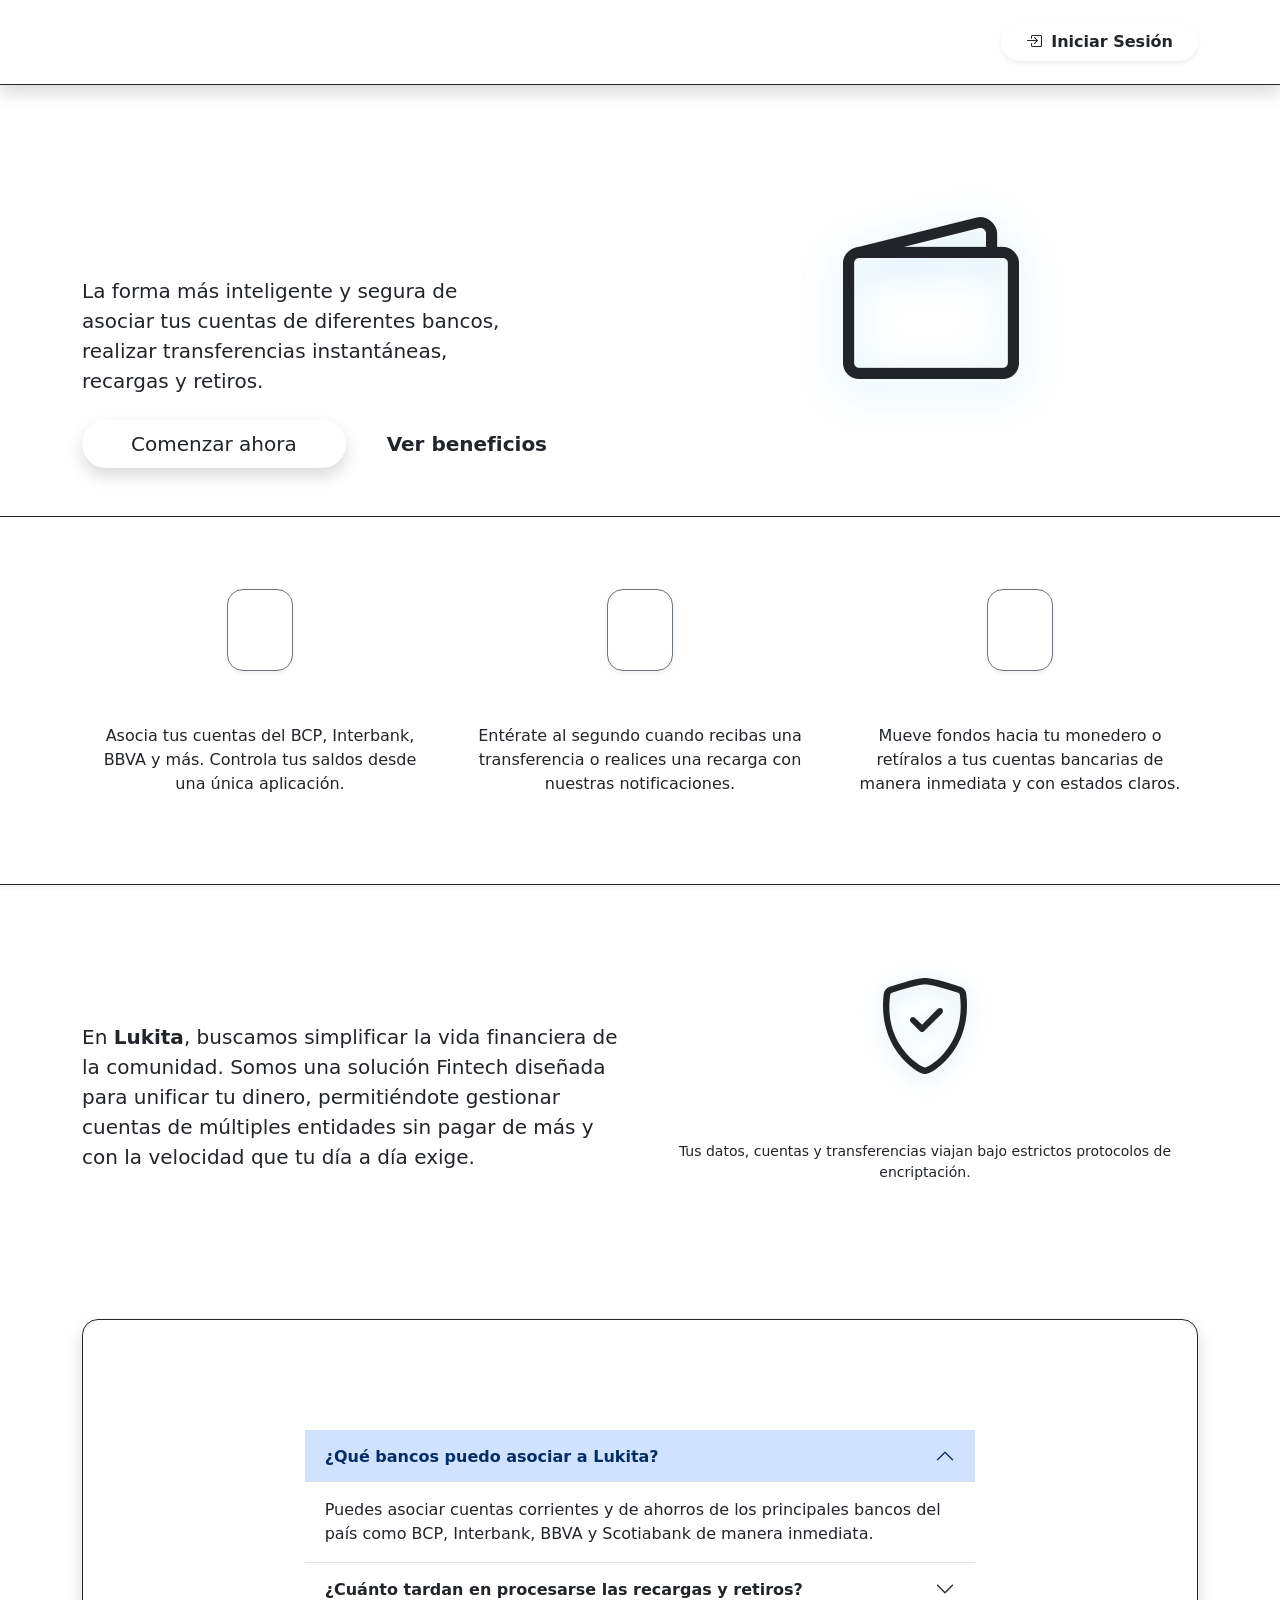
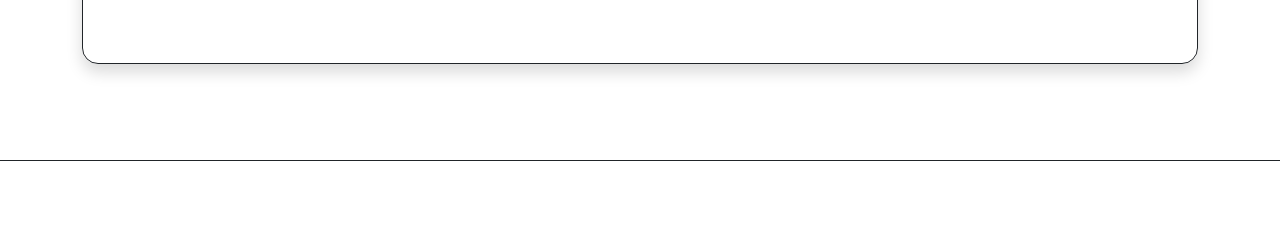
<file: target/classes/templates/index.html>
<!DOCTYPE html>
<html xmlns:th="http://www.thymeleaf.org" lang="es">
<head>
    <meta charset="UTF-8">
    <meta name="viewport" content="width=device-width, initial-scale=1.0">
    <title>Lukita - Tu Monedero Digital Multibanco</title>
    <!-- CSS de Bootstrap 5 -->
    <link href="https://cdn.jsdelivr.net/npm/bootstrap@5.3.3/dist/css/bootstrap.min.css" rel="stylesheet">
    <!-- Iconos de Bootstrap -->
    <link href="https://cdn.jsdelivr.net/npm/bootstrap-icons@1.11.3/font/bootstrap-icons.min.css" rel="stylesheet">
    <!-- Vinculación limpia de tu CSS desde static -->
    <link rel="stylesheet" th:href="@{/css/style.css}">
</head>
<body class="d-flex flex-column min-vh-100">

    <!-- Navbar -->
    <nav class="navbar navbar-expand-lg navbar-dark bg-dark-blue shadow fixed-top py-3 border-bottom border-dark">
        <div class="container">
            <a class="navbar-brand fw-bold fs-3 text-white d-flex align-items-center" th:href="@{/}">
                <i class="bi bi-coin text-electric-blue me-2"></i>Lukita
            </a>
            <button class="navbar-toggler" type="button" data-bs-toggle="collapse" data-bs-target="#navbarNav">
                <span class="navbar-toggler-icon"></span>
            </button>
            <div class="collapse navbar-collapse" id="navbarNav">
                <ul class="navbar-nav me-auto mb-2 mb-lg-0 ms-4">
                    <li class="nav-item"><a class="nav-link active fw-semibold" th:href="@{/}">Inicio</a></li>
                    <li class="nav-item"><a class="nav-link fw-semibold" href="#nosotros">Nosotros</a></li>
                    <li class="nav-item"><a class="nav-link fw-semibold" href="#ayuda">Ayuda</a></li>
                </ul>
                <div class="d-flex">
                    <a th:href="@{/login}" class="btn btn-electric fw-bold shadow-sm px-4 rounded-pill">
                        <i class="bi bi-box-arrow-in-right me-1"></i> Iniciar Sesión
                    </a>
                </div>
            </div>
        </div>
    </nav>

    <div style="margin-top: 100px;"></div>

    <!-- Héroe / Bienvenida -->
    <div class="container my-auto py-5">
        <div class="row align-items-center g-5">
            <div class="col-lg-6 text-center text-lg-start">
                <h1 class="display-4 fw-bold lh-1 text-white mb-3">Toda tu lukita en un solo lugar.</h1>
                <p class="col-lg-10 fs-5 text-muted-dark">La forma más inteligente y segura de asociar tus cuentas de diferentes bancos, realizar transferencias instantáneas, recargas y retiros.</p>
                <div class="d-grid gap-2 d-md-flex justify-content-md-start mt-4">
                    <a th:href="@{/login}" class="btn btn-cta btn-lg px-5 me-md-2 fw-extrabold shadow rounded-pill">Comenzar ahora</a>
                    <a href="#caracteristicas" class="btn btn-outline-electric btn-lg px-4 rounded-pill fw-bold">Ver beneficios</a>
                </div>
            </div>
            <div class="col-lg-6 text-center">
                <i class="bi bi-wallet2 text-electric-blue" style="font-size: 11rem; filter: drop-shadow(0px 10px 20px rgba(0, 141, 218, 0.2));"></i>
            </div>
        </div>
    </div>

    <!-- Características -->
    <div id="caracteristicas" class="bg-dark-blue py-5 border-top border-bottom border-dark shadow-sm">
        <div class="container">
            <div class="row g-4 row-cols-1 row-cols-lg-3">
                <div class="feature col text-center p-4 feature-box">
                    <div class="feature-icon d-inline-flex align-items-center justify-content-center text-white bg-dark-blue fs-2 rounded-4 p-3 mb-3 shadow-sm border border-secondary">
                        <i class="bi bi-bank text-electric-blue"></i>
                    </div>
                    <h3 class="fs-4 fw-bold text-white">Conexión Multibanco</h3>
                    <p class="text-muted-dark">Asocia tus cuentas del BCP, Interbank, BBVA y más. Controla tus saldos desde una única aplicación.</p>
                </div>
                <div class="feature col text-center p-4 feature-box">
                    <div class="feature-icon d-inline-flex align-items-center justify-content-center text-white bg-dark-blue fs-2 rounded-4 p-3 mb-3 shadow-sm border border-secondary">
                        <i class="bi bi-bell-fill text-electric-blue"></i>
                    </div>
                    <h3 class="fs-4 fw-bold text-white">Alertas en Tiempo Real</h3>
                    <p class="text-muted-dark">Entérate al segundo cuando recibas una transferencia o realices una recarga con nuestras notificaciones.</p>
                </div>
                <div class="feature col text-center p-4 feature-box">
                    <div class="feature-icon d-inline-flex align-items-center justify-content-center text-white bg-dark-blue fs-2 rounded-4 p-3 mb-3 shadow-sm border border-secondary">
                        <i class="bi bi-cash-stack text-electric-blue"></i>
                    </div>
                    <h3 class="fs-4 fw-bold text-white">Recargas y Retiros</h3>
                    <p class="text-muted-dark">Mueve fondos hacia tu monedero o retíralos a tus cuentas bancarias de manera inmediata y con estados claros.</p>
                </div>
            </div>
        </div>
    </div>

    <!-- Nosotros -->
    <div id="nosotros" class="container py-5">
        <div class="row align-items-center py-4">
            <div class="col-md-6">
                <h2 class="fw-bold text-white mb-3">Sobre Nosotros</h2>
                <p class="text-muted-dark fs-5">En <strong>Lukita</strong>, buscamos simplificar la vida financiera de la comunidad. Somos una solución Fintech diseñada para unificar tu dinero, permitiéndote gestionar cuentas de múltiples entidades sin pagar de más y con la velocidad que tu día a día exige.</p>
            </div>
            <div class="col-md-6 text-center">
                <i class="bi bi-shield-check text-electric-blue" style="font-size: 6rem; filter: drop-shadow(0px 5px 10px rgba(0,141,218,0.2));"></i>
                <h5 class="fw-bold text-white mt-2">Seguridad de Nivel Bancario</h5>
                <p class="text-muted-dark small">Tus datos, cuentas y transferencias viajan bajo estrictos protocolos de encriptación.</p>
            </div>
        </div>
    </div>

    <!-- Ayuda -->
    <div id="ayuda" class="container py-5 mb-5">
        <div class="bg-card-dark p-5 rounded-4 shadow border border-dark">
            <h2 class="fw-bold text-white text-center mb-4">Centro de Ayuda</h2>
            <div class="row justify-content-center">
                <div class="col-md-8">
                    <div class="accordion accordion-flush" id="accordionAyuda">
                        <div class="accordion-item">
                            <h2 class="accordion-header">
                                <button class="accordion-button fw-bold" type="button" data-bs-toggle="collapse" data-bs-target="#faq1">
                                    ¿Qué bancos puedo asociar a Lukita?
                                </button>
                            </h2>
                            <div id="faq1" class="accordion-collapse collapse show" data-bs-parent="#accordionAyuda">
                                <div class="accordion-body text-muted-dark">
                                    Puedes asociar cuentas corrientes y de ahorros de los principales bancos del país como BCP, Interbank, BBVA y Scotiabank de manera inmediata.
                                </div>
                            </div>
                        </div>
                        <div class="accordion-item">
                            <h2 class="accordion-header">
                                <button class="accordion-button collapsed fw-bold text-dark-blue" type="button" data-bs-toggle="collapse" data-bs-target="#faq2">
                                    ¿Cuánto tardan en procesarse las recargas y retiros?
                                </button>
                            </h2>
                            <div id="faq2" class="accordion-collapse collapse" data-bs-parent="#accordionAyuda">
                                <div class="accordion-body text-muted-dark">
                                    ¡Son instantáneas! El estado de la transacción se procesa y actualiza en tiempo real en tu panel privado junto con alertas del sistema.
                                </div>
                            </div>
                        </div>
                    </div>
                </div>
            </div>
        </div>
    </div>

    <!-- Footer -->
    <footer class="footer mt-auto py-4 bg-dark-blue text-white-50 border-top border-dark">
        <div class="container text-center">
            <span class="small">© 2026 <strong class="text-white">Lukita Fintech</strong> - Proyecto UTP. Todos los derechos reservados.</span>
        </div>
    </footer>

    <script th:src="@{/js/notificaciones.js}"></script>
    <script src="https://cdn.jsdelivr.net/npm/bootstrap@5.3.3/dist/js/bootstrap.bundle.min.js"></script>
</body>
</html>
</file>
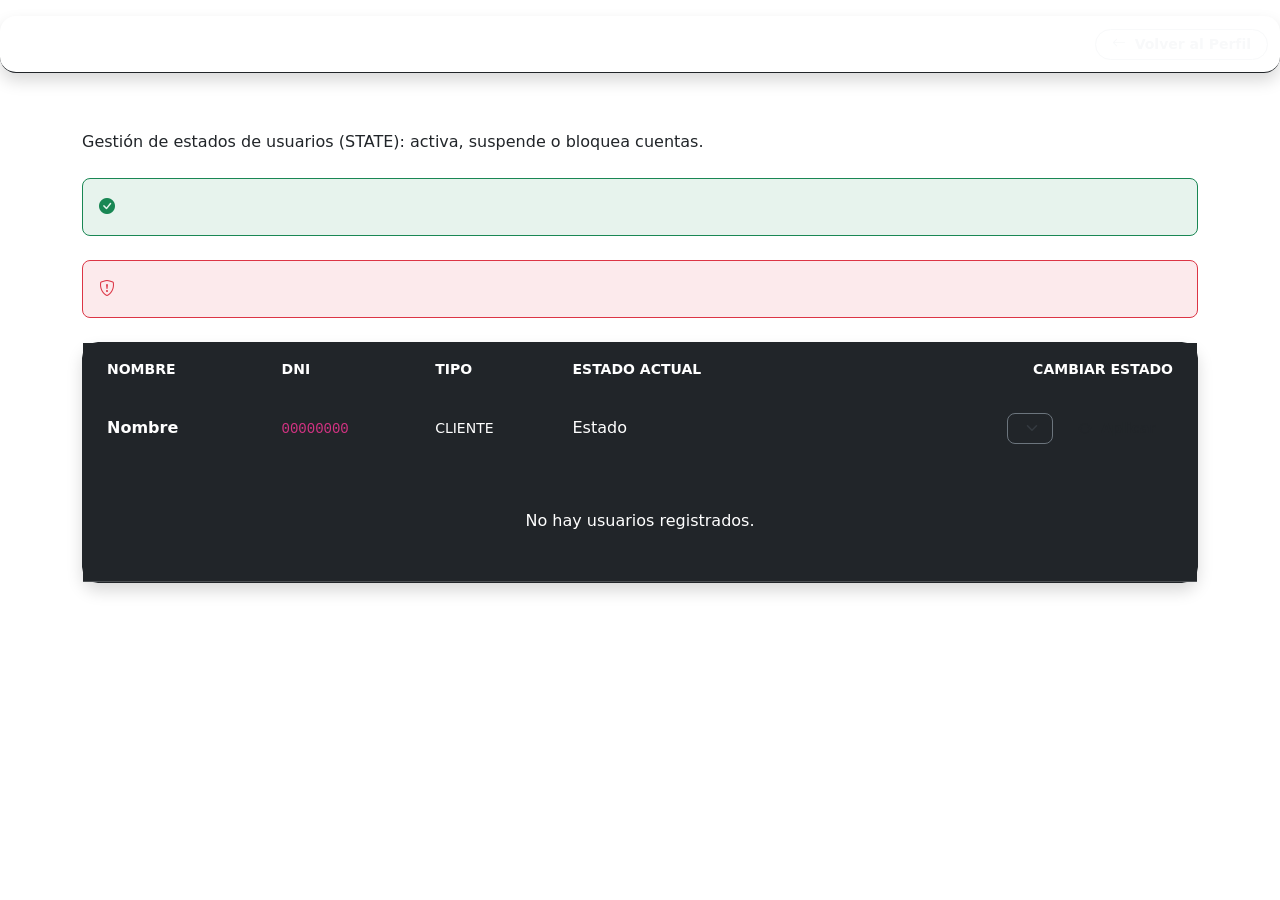
<file: target/classes/templates/admin-usuarios.html>
<!DOCTYPE html>
<html xmlns:th="http://www.thymeleaf.org" lang="es">

<head>
    <meta charset="UTF-8">
    <meta name="viewport" content="width=device-width, initial-scale=1.0">
    <title>Lukita - Panel de Administración</title>
    <link href="https://cdn.jsdelivr.net/npm/bootstrap@5.3.3/dist/css/bootstrap.min.css" rel="stylesheet">
    <link href="https://cdn.jsdelivr.net/npm/bootstrap-icons@1.11.3/font/bootstrap-icons.min.css" rel="stylesheet">
    <link rel="stylesheet" th:href="@{/css/style.css}">
</head>

<body class="min-vh-100 py-3">

<!-- Navbar -->
<nav class="navbar navbar-expand-lg navbar-dark bg-card-dark shadow border-bottom border-dark rounded-4 mb-4">
    <div class="container-fluid">
        <a class="navbar-brand fw-bold d-inline-flex align-items-center text-white me-4" href="/perfil">
            <i class="bi bi-coin text-electric-blue me-2"></i>Lukita
        </a>
        <div class="d-flex">
            <a th:href="@{/perfil}" class="btn btn-outline-light btn-sm fw-bold rounded-pill px-3">
                <i class="bi bi-arrow-left me-1"></i> Volver al Perfil
            </a>
        </div>
    </div>
</nav>

<div class="container">

    <h4 class="fw-bold text-white mb-1">
        <i class="bi bi-shield-lock-fill me-2 text-electric-blue"></i> Panel de Administración
    </h4>
    <p class="text-muted-dark mb-4">Gestión de estados de usuarios (STATE): activa, suspende o bloquea cuentas.</p>

    <div th:if="${mensajeExito}" class="alert alert-success bg-success bg-opacity-10 text-success border border-success border-opacity-20 rounded-3 mb-4">
        <i class="bi bi-check-circle-fill me-2"></i>
        <span th:text="${mensajeExito}"></span>
    </div>
    <div th:if="${error}" class="alert alert-danger bg-danger bg-opacity-10 text-danger border border-danger border-opacity-20 rounded-3 mb-4">
        <i class="bi bi-shield-exclamation me-2"></i>
        <span th:text="${error}"></span>
    </div>

    <div class="bg-card-dark rounded-4 shadow border border-dark mb-4">
        <div class="table-responsive">
            <table class="table table-dark table-hover align-middle mb-0 custom-table-dark">
                <thead class="text-muted-dark small text-uppercase" style="background-color: rgba(0,0,0,0.2);">
                    <tr>
                        <th class="ps-4 py-3 border-dark">Nombre</th>
                        <th class="py-3 border-dark">DNI</th>
                        <th class="py-3 border-dark">Tipo</th>
                        <th class="py-3 border-dark">Estado Actual</th>
                        <th class="text-end pe-4 py-3 border-dark">Cambiar Estado</th>
                    </tr>
                </thead>
                <tbody>
                    <tr th:each="u : ${usuarios}" class="border-dark">
                        <td class="ps-4 py-3 fw-semibold text-white" th:text="${u.nombre}">Nombre</td>
                        <td class="py-3"><code class="text-electric-blue" th:text="${u.dni}">00000000</code></td>
                        <td class="py-3 small text-muted-dark" th:text="${u.tipoUsuario}">CLIENTE</td>
                        <td class="py-3">
                            <span th:class="'badge bg-' + ${u.estado.colorBootstrap} + ' bg-opacity-20 text-white border border-' + ${u.estado.colorBootstrap} + ' border-opacity-25 rounded-pill px-3 py-1'">
                                <i th:class="'bi ' + ${u.estado.iconoBootstrap} + ' me-1'"></i>
                                <span th:text="${u.estado.etiqueta}">Estado</span>
                            </span>
                        </td>
                        <td class="text-end pe-4 py-3">
                            <form th:action="@{/admin/usuarios/cambiar-estado}" method="POST" class="d-flex gap-2 justify-content-end">
                                <input type="hidden" name="dni" th:value="${u.dni}">
                                <select name="nuevoEstado" class="form-select form-select-sm bg-dark border-secondary text-white rounded-3" style="width: auto;">
                                    <option th:each="e : ${estados}"
                                            th:value="${e}"
                                            th:text="${e.etiqueta}"
                                            th:selected="${e == u.estado}">
                                    </option>
                                </select>
                                <button type="submit" class="btn btn-electric-blue btn-sm fw-bold rounded-pill px-3">
                                    <i class="bi bi-arrow-repeat me-1"></i> Aplicar
                                </button>
                            </form>
                        </td>
                    </tr>
                    <tr th:if="${#lists.isEmpty(usuarios)}">
                        <td colspan="5" class="text-center py-5 text-muted-dark">No hay usuarios registrados.</td>
                    </tr>
                </tbody>
            </table>
        </div>
    </div>

</div>

<script src="https://cdn.jsdelivr.net/npm/bootstrap@5.3.3/dist/js/bootstrap.bundle.min.js"></script>
</body>
</html>
</file>
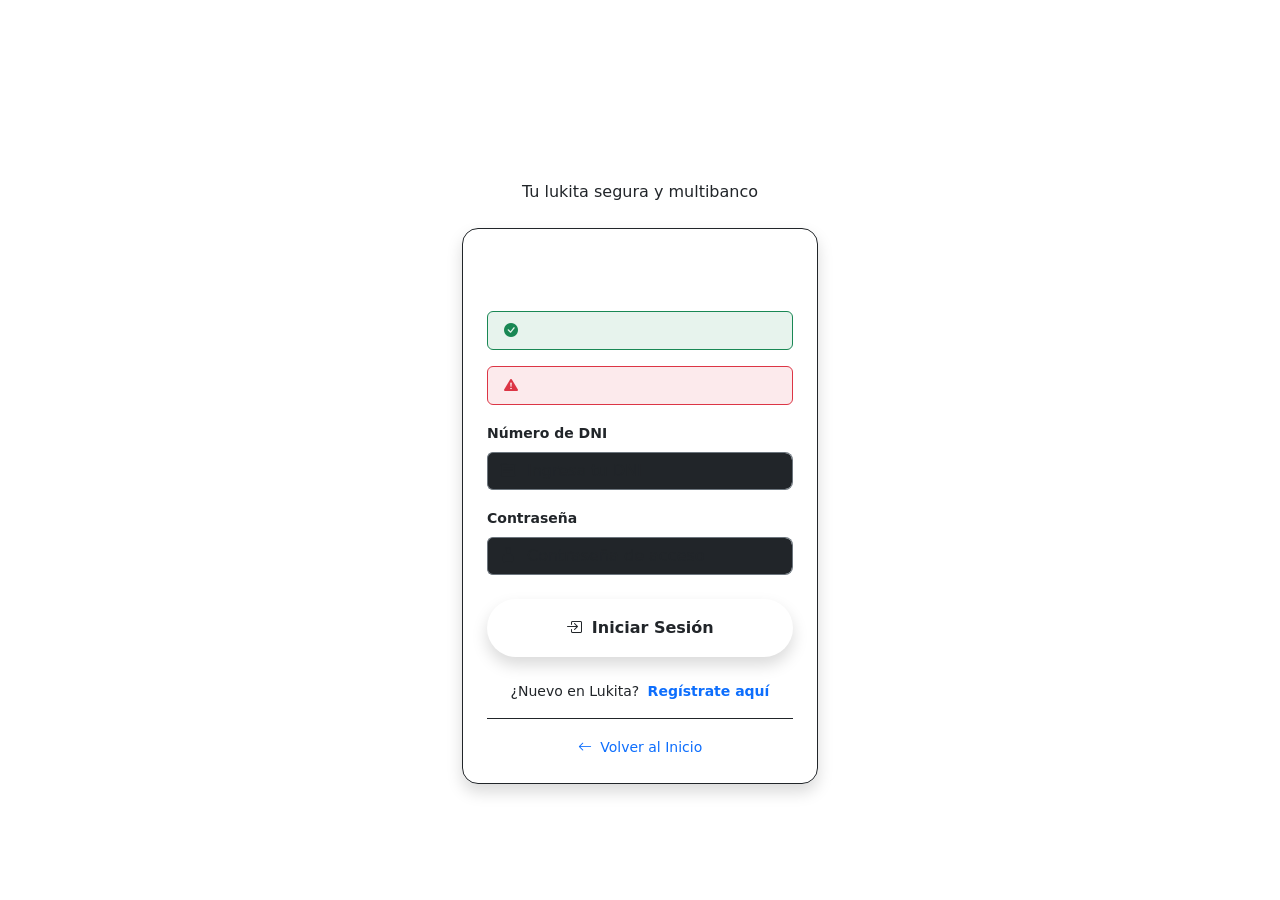
<file: target/classes/templates/login.html>
<!DOCTYPE html>
<html xmlns:th="http://www.thymeleaf.org" lang="es">
<head>
    <meta charset="UTF-8">
    <meta name="viewport" content="width=device-width, initial-scale=1.0">
    <title>Lukita - Iniciar Sesión</title>
    <link href="https://cdn.jsdelivr.net/npm/bootstrap@5.3.3/dist/css/bootstrap.min.css" rel="stylesheet">
    <link href="https://cdn.jsdelivr.net/npm/bootstrap-icons@1.11.3/font/bootstrap-icons.min.css" rel="stylesheet">
    <link rel="stylesheet" th:href="@{/css/style.css}">
</head>
<body class="d-flex align-items-center min-vh-100">

    <div class="container">
        <div class="row justify-content-center">
            <div class="col-md-5 col-lg-4">

                <div class="text-center mb-4">
                    <a th:href="@{/}" class="text-decoration-none d-inline-flex align-items-center text-white fs-1 fw-bold">
                        <i class="bi bi-coin text-electric-blue me-2"></i>Lukita
                    </a>
                    <p class="text-muted-dark mt-1">Tu lukita segura y multibanco</p>
                </div>

                <div class="bg-card-dark p-4 rounded-4 shadow border border-dark">
                    <h3 class="fw-bold text-white mb-4 text-center">Ingresar</h3>

                    <div th:if="${mensajeExito}" class="alert alert-success bg-success bg-opacity-10 text-success border border-success border-opacity-20 py-2 small mb-3" role="alert">
                        <i class="bi bi-check-circle-fill me-2"></i>
                        <span th:text="${mensajeExito}"></span>
                    </div>

                    <div th:if="${error}" class="alert alert-danger bg-danger bg-opacity-10 text-danger border border-danger border-opacity-20 py-2 small mb-3" role="alert">
                        <i class="bi bi-exclamation-triangle-fill me-2"></i>
                        <span th:text="${error}"></span>
                    </div>

                    <form th:action="@{/login}" method="POST">

                        <div class="mb-3">
                            <label class="form-label fw-semibold text-muted-dark small">Número de DNI</label>
                            <div class="input-group">
                                <span class="input-group-text bg-dark border-secondary text-muted-dark border-end-0">
                                    <i class="bi bi-card-text"></i>
                                </span>
                                <input type="text" name="dni" class="form-control bg-dark border-secondary text-white border-start-0 ps-0 rounded-end-3"
                                    placeholder="Ingresa tu DNI" required maxlength="8" pattern="\d{8}">
                            </div>
                        </div>

                        <div class="mb-4">
                            <label class="form-label fw-semibold text-muted-dark small">Contraseña</label>
                            <div class="input-group">
                                <span class="input-group-text bg-dark border-secondary text-muted-dark border-end-0">
                                    <i class="bi bi-lock"></i>
                                </span>
                                <input type="password" name="password" class="form-control bg-dark border-secondary text-white border-start-0 ps-0 rounded-end-3"
                                    placeholder="Contraseña de acceso" required>
                            </div>
                        </div>

                        <div class="d-grid mb-4">
                            <button type="submit" class="btn btn-cta btn-lg fw-bold shadow rounded-pill fs-6 py-3">
                                <i class="bi bi-box-arrow-in-right me-1"></i> Iniciar Sesión
                            </button>
                        </div>

                        <div class="text-center small mb-2">
                            <span class="text-muted-dark">¿Nuevo en Lukita?</span>
                            <a th:href="@{/registro}" class="text-electric-blue fw-bold text-decoration-none ms-1">Regístrate aquí</a>
                        </div>

                        <div class="text-center mt-3 border-top border-dark pt-3">
                            <a th:href="@{/}" class="text-muted-dark small text-decoration-none">
                                <i class="bi bi-arrow-left me-1"></i> Volver al Inicio
                            </a>
                        </div>

                    </form>
                </div>

            </div>
        </div>
    </div>
    <script src="https://cdn.jsdelivr.net/npm/bootstrap@5.3.3/dist/js/bootstrap.bundle.min.js"></script>
</body>
</html>
</file>
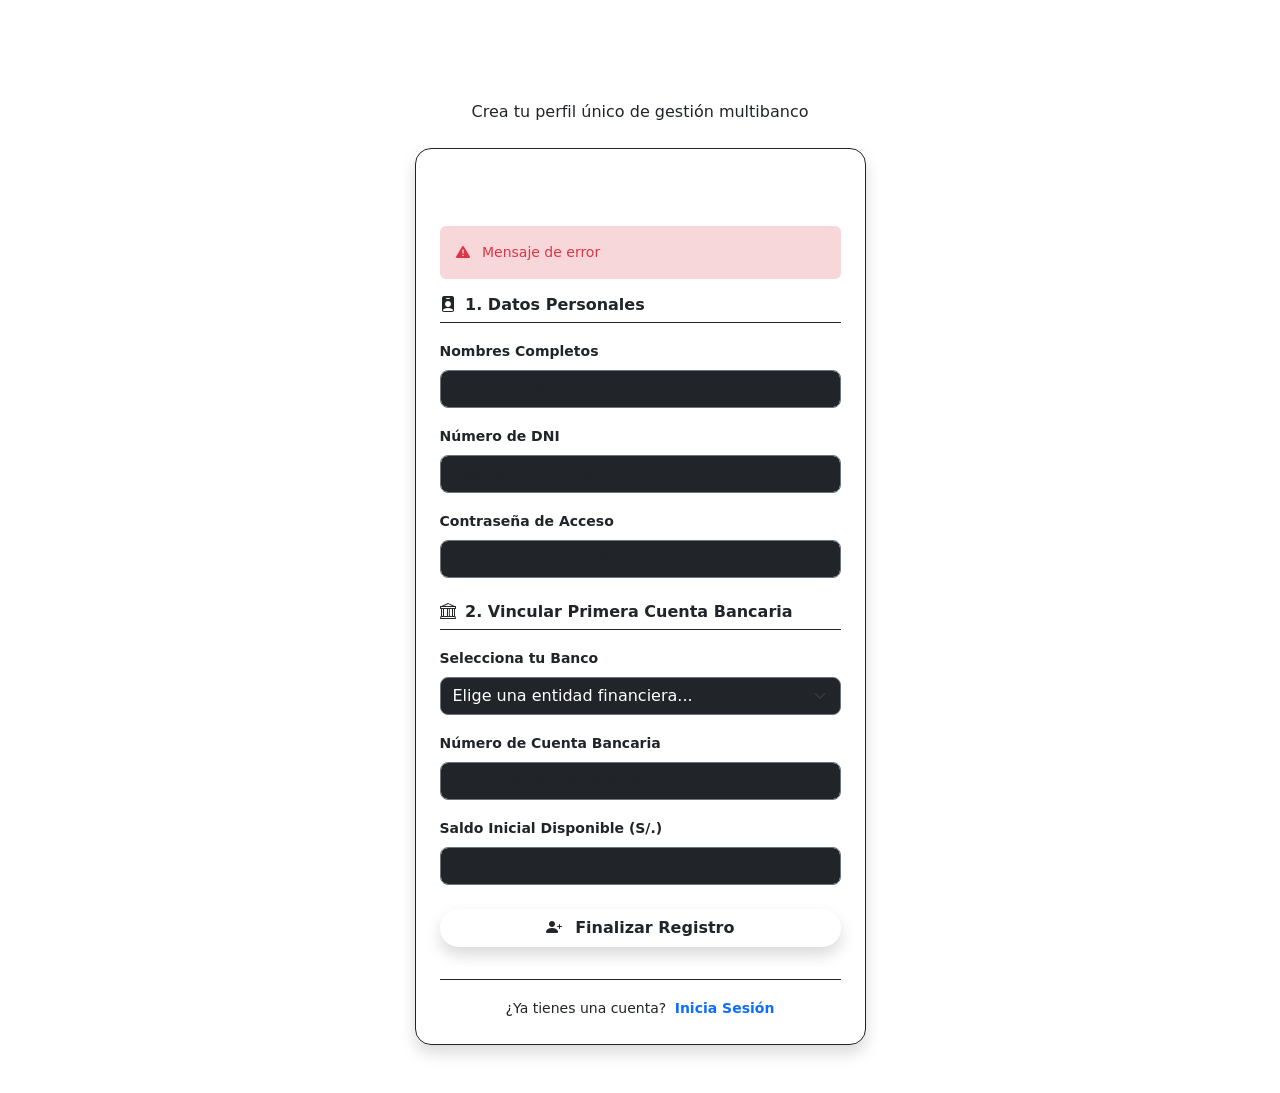
<file: target/classes/templates/registro.html>
<!DOCTYPE html>
<html xmlns:th="http://www.thymeleaf.org" lang="es">
<head>
    <meta charset="UTF-8">
    <meta name="viewport" content="width=device-width, initial-scale=1.0">
    <title>Lukita - Registro Multibanco</title>
    <link href="https://cdn.jsdelivr.net/npm/bootstrap@5.3.3/dist/css/bootstrap.min.css" rel="stylesheet">
    <link href="https://cdn.jsdelivr.net/npm/bootstrap-icons@1.11.3/font/bootstrap-icons.min.css" rel="stylesheet">
    <link rel="stylesheet" th:href="@{/css/style.css}">
</head>
<body class="d-flex align-items-center py-5 min-vh-100">

    <div class="container">
        <div class="row justify-content-center">
            <div class="col-md-6 col-lg-5">
                
                <div class="text-center mb-4">
                    <a th:href="@{/}" class="text-decoration-none d-inline-flex align-items-center text-white fs-2 fw-bold">
                        <i class="bi bi-coin text-electric-blue me-2"></i>Lukita
                    </a>
                    <p class="text-muted-dark mt-1">Crea tu perfil único de gestión multibanco</p>
                </div>

                <div class="bg-card-dark p-4 rounded-4 shadow border border-dark">
                    <h4 class="fw-bold text-white mb-4 text-center">Registrar Nueva Cuenta</h4>

                    <div th:if="${error}" class="alert alert-danger bg-danger-subtle text-danger border-0 small mb-3" role="alert">
                        <i class="bi bi-exclamation-triangle-fill me-2"></i> 
                        <span th:text="${error}">Mensaje de error</span>
                    </div>

                    <form th:action="@{/registro}" th:object="${usuario}" method="POST">
                        
                        <h6 class="text-electric-blue fw-bold mb-3 border-bottom border-dark pb-2">
                            <i class="bi bi-person-badge-fill me-1"></i> 1. Datos Personales
                        </h6>
                        
                        <div class="mb-3">
                            <label for="nombre" class="form-label text-muted-dark small fw-semibold">Nombres Completos</label>
                            <input type="text" class="form-control bg-dark border-secondary text-white rounded-3" 
                                   id="nombre" th:field="*{nombre}" required placeholder="Ej. Juan Pérez">
                        </div>

                        <div class="mb-3">
                            <label for="dni" class="form-label text-muted-dark small fw-semibold">Número de DNI</label>
                            <input type="text" class="form-control bg-dark border-secondary text-white rounded-3" 
                                   id="dni" th:field="*{dni}" maxlength="8" pattern="\d{8}" required placeholder="Ingresa tus 8 dígitos">
                        </div>

                        <div class="mb-3">
                            <label for="password" class="form-label text-muted-dark small fw-semibold">Contraseña de Acceso</label>
                            <input type="password" class="form-control bg-dark border-secondary text-white rounded-3" 
                                   id="password" th:field="*{password}" required placeholder="Crea una contraseña segura">
                        </div>

                        <h6 class="text-electric-blue fw-bold mt-4 mb-3 border-bottom border-dark pb-2">
                            <i class="bi bi-bank me-1"></i> 2. Vincular Primera Cuenta Bancaria
                        </h6>

                        <div class="mb-3">
                            <label for="banco" class="form-label text-muted-dark small fw-semibold">Selecciona tu Banco</label>
                            <select class="form-select bg-dark border-secondary text-white rounded-3" id="banco" name="banco" required>
                                <option value="" disabled selected>Elige una entidad financiera...</option>
                                <option value="BCP">BCP (Banco de Crédito)</option>
                                <option value="Interbank">Interbank</option>
                                <option value="BBVA">BBVA</option>
                                <option value="Scotiabank">Scotiabank</option>
                            </select>
                        </div>

                        <div class="mb-3">
                            <label for="numeroCuenta" class="form-label text-muted-dark small fw-semibold">Número de Cuenta Bancaria</label>
                            <input type="text" class="form-control bg-dark border-secondary text-white rounded-3" 
                                   id="numeroCuenta" name="numeroCuenta" required placeholder="Ej. 191-XXXXXXXX-X-XX">
                        </div>

                        <div class="mb-4">
                            <label for="saldo" class="form-label text-muted-dark small fw-semibold">Saldo Inicial Disponible (S/.)</label>
                            <input type="number" step="0.01" class="form-control bg-dark border-secondary text-white rounded-3" 
                                   id="saldo" name="saldo" required placeholder="0.00">
                        </div>

                        <button type="submit" class="btn btn-cta w-100 py-2.5 fw-bold rounded-pill mb-3 shadow">
                            <i class="bi bi-person-plus-fill me-2"></i> Finalizar Registro
                        </button>

                        <div class="text-center mt-3 border-top border-dark pt-3">
                            <span class="text-muted-dark small">¿Ya tienes una cuenta? </span>
                            <a th:href="@{/login}" class="text-electric-blue small fw-semibold text-decoration-none ms-1">Inicia Sesión</a>
                        </div>
                    </form>
                </div>
            </div>
        </div>
    </div>

    <script src="https://cdn.jsdelivr.net/npm/bootstrap@5.3.3/dist/js/bootstrap.bundle.min.js"></script>
</body>
</html>
</file>
